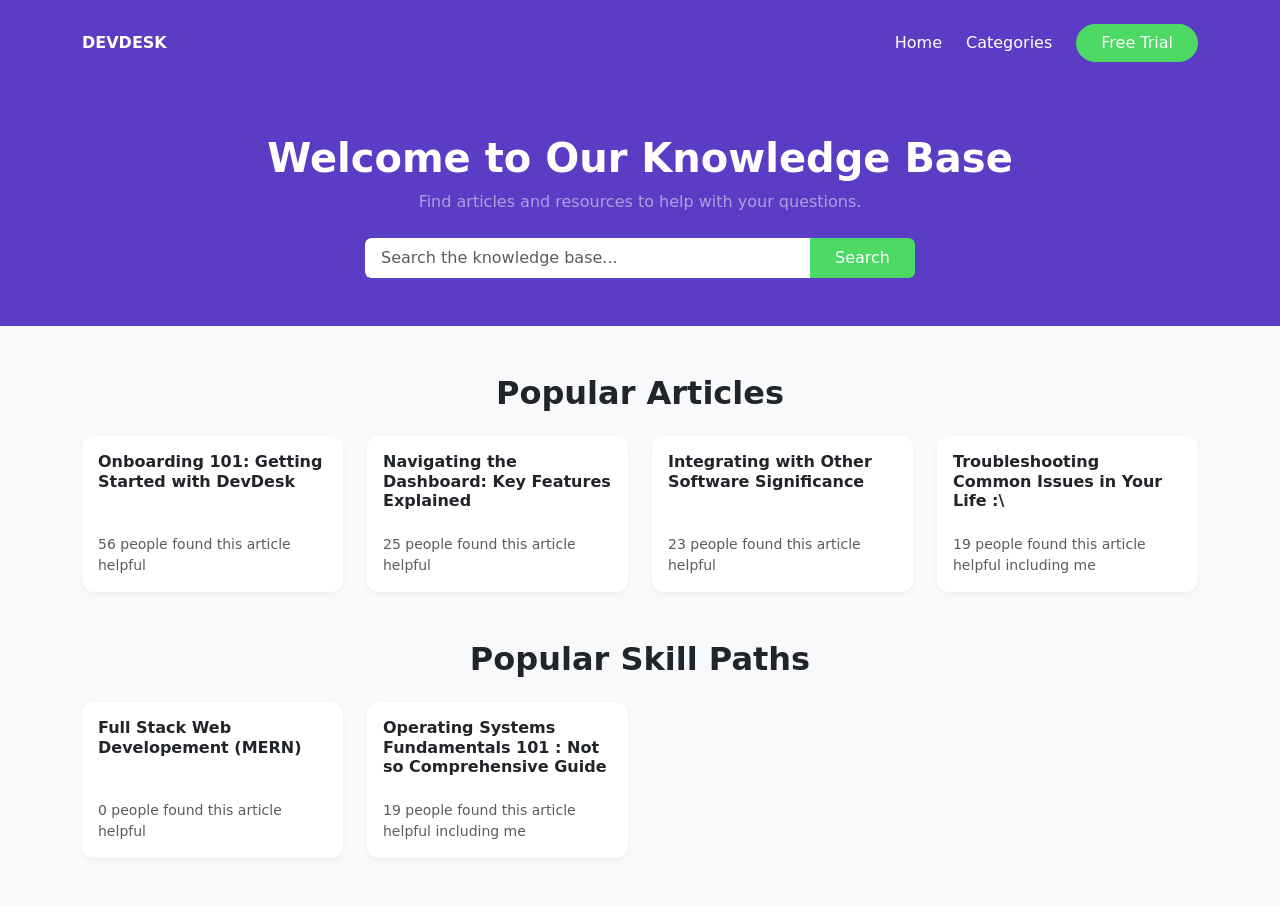
<file: 241859_codeFiles_L1/Home Task/index.html>
<!DOCTYPE html>
<html lang="en">
<head>
  <meta charset="UTF-8">
  <meta name="viewport" content="width=device-width, initial-scale=1.0">
  <title>DevDesk Knowledge Base</title>
  <link href="https://cdn.jsdelivr.net/npm/bootstrap@5.3.0/dist/css/bootstrap.min.css" rel="stylesheet">
  <link rel="stylesheet" href="style.css">
</head>
<body>

  <header class="hero-section text-white py-4">
    <div class="container">
      <nav class="d-flex align-items-center justify-content-between pb-5">
        <a class="navbar-brand fw-bold text-uppercase text-white" href="#">DevDesk</a>
        <div class="d-flex align-items-center gap-4">
          <a href="#" class="text-white text-decoration-none">Home</a>
          <a href="#" class="text-white text-decoration-none">Categories</a>
          <a href="#" class="btn btn-green rounded-pill px-4 text-white">Free Trial</a>
        </div>
      </nav>

      <div class="text-center py-4">
        <h1 class="fw-bold mb-2">Welcome to Our Knowledge Base</h1>
        <p class="text-white-50 mb-4">Find articles and resources to help with your questions.</p>
        
        <div class="search-box input-group mx-auto">
          <input type="text" class="form-control border-0 py-2 ps-3" placeholder="Search the knowledge base...">
          <button class="btn btn-green text-white px-4" type="button">Search</button>
        </div>
      </div>
    </div>
  </header>

  <main class="container my-5 text-center">
    <h2 class="fw-bold mb-4">Popular Articles</h2>

    <div class="row g-4 text-start">
      <div class="col-12 col-sm-6 col-lg-3">
        <div class="article-card p-3 d-flex flex-column justify-content-between h-100">
          <h6 class="fw-bold text-dark mb-4">Onboarding 101: Getting Started with DevDesk</h6>
          <div class="text-muted small">56 people found this article helpful</div>
        </div>
      </div>

      <div class="col-12 col-sm-6 col-lg-3">
        <div class="article-card p-3 d-flex flex-column justify-content-between h-100">
          <h6 class="fw-bold text-dark mb-4">Navigating the Dashboard: Key Features Explained</h6>
          <div class="text-muted small">25 people found this article helpful</div>
        </div>
      </div>

      <div class="col-12 col-sm-6 col-lg-3">
        <div class="article-card p-3 d-flex flex-column justify-content-between h-100">
          <h6 class="fw-bold text-dark mb-4">Integrating with Other Software Significance</h6>
          <div class="text-muted small">23 people found this article helpful</div>
        </div>
      </div>

      <div class="col-12 col-sm-6 col-lg-3">
        <div class="article-card p-3 d-flex flex-column justify-content-between h-100">
          <h6 class="fw-bold text-dark mb-4">Troubleshooting Common Issues in Your Life :\</h6>
          <div class="text-muted small">19 people found this article helpful including me</div>
        </div>
      </div>
    </div>
  </main>

  <main class="container my-5 text-center">
    <h2 class="fw-bold mb-4">Popular Skill Paths</h2>

    <div class="row g-4 text-start">
      <div class="col-12 col-sm-6 col-lg-3">
        <div class="article-card p-3 d-flex flex-column justify-content-between h-100">
          <h6 class="fw-bold text-dark mb-4">Full Stack Web Developement (MERN)</h6>
          <div class="text-muted small">0 people found this article helpful</div>
        </div>
      </div>

      <div class="col-12 col-sm-6 col-lg-3">
        <div class="article-card p-3 d-flex flex-column justify-content-between h-100">
          <h6 class="fw-bold text-dark mb-4">Operating Systems Fundamentals 101 : Not so Comprehensive Guide</h6>
          <div class="text-muted small">19 people found this article helpful including me</div>
        </div>
      </div>
    </div>
  </main>


</body>
</html>
</file>
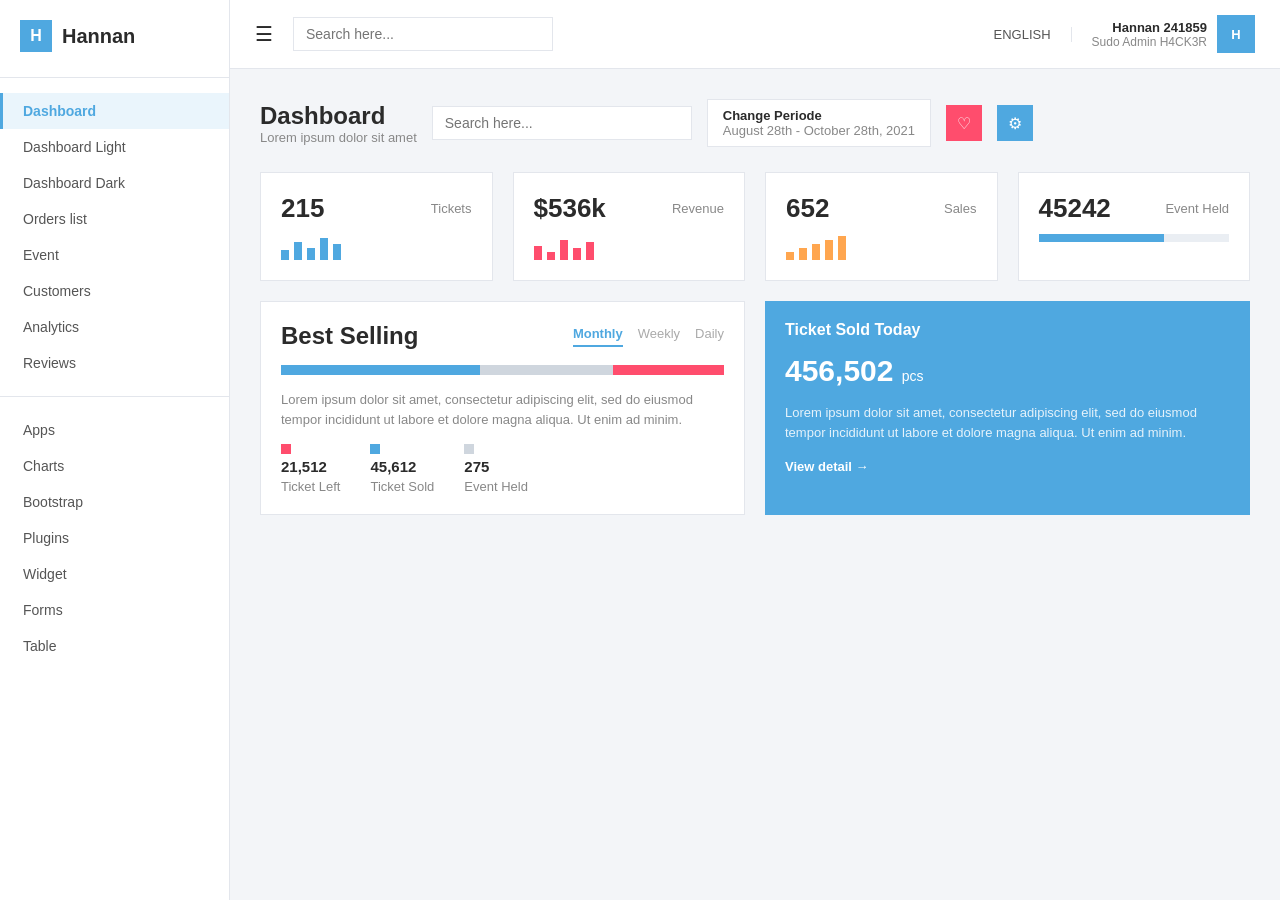
<file: 241859_codeFiles_L2/HomeTaskPage/index.html>
<!DOCTYPE html>
<html lang="en">
<head>
<meta charset="UTF-8">
<meta name="viewport" content="width=device-width, initial-scale=1.0">
<title>Hannan Dashboard</title>
<link rel="stylesheet" href="style.css">
</head>
<body>

  <div class="layout">

    <aside class="sidebar">
      <div class="logo">
        <span class="logo-box">H</span>
        <span class="logo-text">Hannan</span>
      </div>

      <ul class="nav-list">
        <li class="active">Dashboard</li>
        <li>Dashboard Light</li>
        <li>Dashboard Dark</li>
        <li>Orders list</li>
        <li>Event</li>
        <li>Customers</li>
        <li>Analytics</li>
        <li>Reviews</li>
      </ul>

      <ul class="nav-list nav-list-secondary">
        <li>Apps</li>
        <li>Charts</li>
        <li>Bootstrap</li>
        <li>Plugins</li>
        <li>Widget</li>
        <li>Forms</li>
        <li>Table</li>
      </ul>
    </aside>

    <div class="main">

      <header class="topbar">
        <span class="menu-icon">&#9776;</span>
        <input type="text" class="search-input" placeholder="Search here...">

        <div class="topbar-right">
          <span class="lang">ENGLISH</span>
          <div class="user">
            <div class="user-info">
              <span class="user-name">Hannan 241859</span>
              <span class="user-role">Sudo Admin H4CK3R</span>
            </div>
            <span class="avatar">H</span>
          </div>
        </div>
      </header>

      <main class="content">

        <div class="page-header">
          <div>
            <h1>Dashboard</h1>
            <p>Lorem ipsum dolor sit amet</p>
          </div>
          <input type="text" class="search-input" placeholder="Search here...">
          <div class="period-box">Change Periode<br><span>August 28th - October 28th, 2021</span></div>
          <span class="icon-btn icon-btn-pink">&#9825;</span>
          <span class="icon-btn icon-btn-blue">&#9881;</span>
        </div>

        <section class="stats-row">

          <div class="stat-card">
            <div class="stat-top">
              <span class="stat-number">215</span>
              <span class="stat-label">Tickets</span>
            </div>
            <div class="bar-chart">
              <span style="height:10px"></span>
              <span style="height:18px"></span>
              <span style="height:12px"></span>
              <span style="height:22px"></span>
              <span style="height:16px"></span>
            </div>
          </div>

          <div class="stat-card">
            <div class="stat-top">
              <span class="stat-number">$536k</span>
              <span class="stat-label">Revenue</span>
            </div>
            <div class="bar-chart bar-chart-pink">
              <span style="height:14px"></span>
              <span style="height:8px"></span>
              <span style="height:20px"></span>
              <span style="height:12px"></span>
              <span style="height:18px"></span>
            </div>
          </div>

          <div class="stat-card">
            <div class="stat-top">
              <span class="stat-number">652</span>
              <span class="stat-label">Sales</span>
            </div>
            <div class="bar-chart bar-chart-orange">
              <span style="height:8px"></span>
              <span style="height:12px"></span>
              <span style="height:16px"></span>
              <span style="height:20px"></span>
              <span style="height:24px"></span>
            </div>
          </div>

          <div class="stat-card">
            <div class="stat-top">
              <span class="stat-number">45242</span>
              <span class="stat-label">Event Held</span>
            </div>
            <div class="progress-track">
              <div class="progress-fill" style="width:66%"></div>
            </div>
          </div>

        </section>

        <section class="bottom-row">

          <div class="best-selling">
            <div class="best-selling-head">
              <h2>Best Selling</h2>
              <div class="tabs">
                <span class="tab active">Monthly</span>
                <span class="tab">Weekly</span>
                <span class="tab">Daily</span>
              </div>
            </div>

            <div class="split-bar">
              <div class="split-bar-fill split-blue" style="width:45%"></div>
              <div class="split-bar-fill split-gray" style="width:30%"></div>
              <div class="split-bar-fill split-pink" style="width:25%"></div>
            </div>

            <p class="lorem">Lorem ipsum dolor sit amet, consectetur adipiscing elit, sed do eiusmod tempor incididunt ut labore et dolore magna aliqua. Ut enim ad minim.</p>

            <div class="legend">
              <div class="legend-item">
                <span class="legend-dot dot-pink"></span>
                <span class="legend-value">21,512</span>
                <span class="legend-label">Ticket Left</span>
              </div>
              <div class="legend-item">
                <span class="legend-dot dot-blue"></span>
                <span class="legend-value">45,612</span>
                <span class="legend-label">Ticket Sold</span>
              </div>
              <div class="legend-item">
                <span class="legend-dot dot-gray"></span>
                <span class="legend-value">275</span>
                <span class="legend-label">Event Held</span>
              </div>
            </div>
          </div>

          <div class="ticket-sold">
            <h2>Ticket Sold Today</h2>
            <div class="ticket-number">456,502 <span>pcs</span></div>

            <p class="lorem light">Lorem ipsum dolor sit amet, consectetur adipiscing elit, sed do eiusmod tempor incididunt ut labore et dolore magna aliqua. Ut enim ad minim.</p>

            <a href="#" class="view-detail">View detail &#8594;</a>
          </div>

        </section>

      </main>
    </div>
  </div>

</body>
</html>
</file>
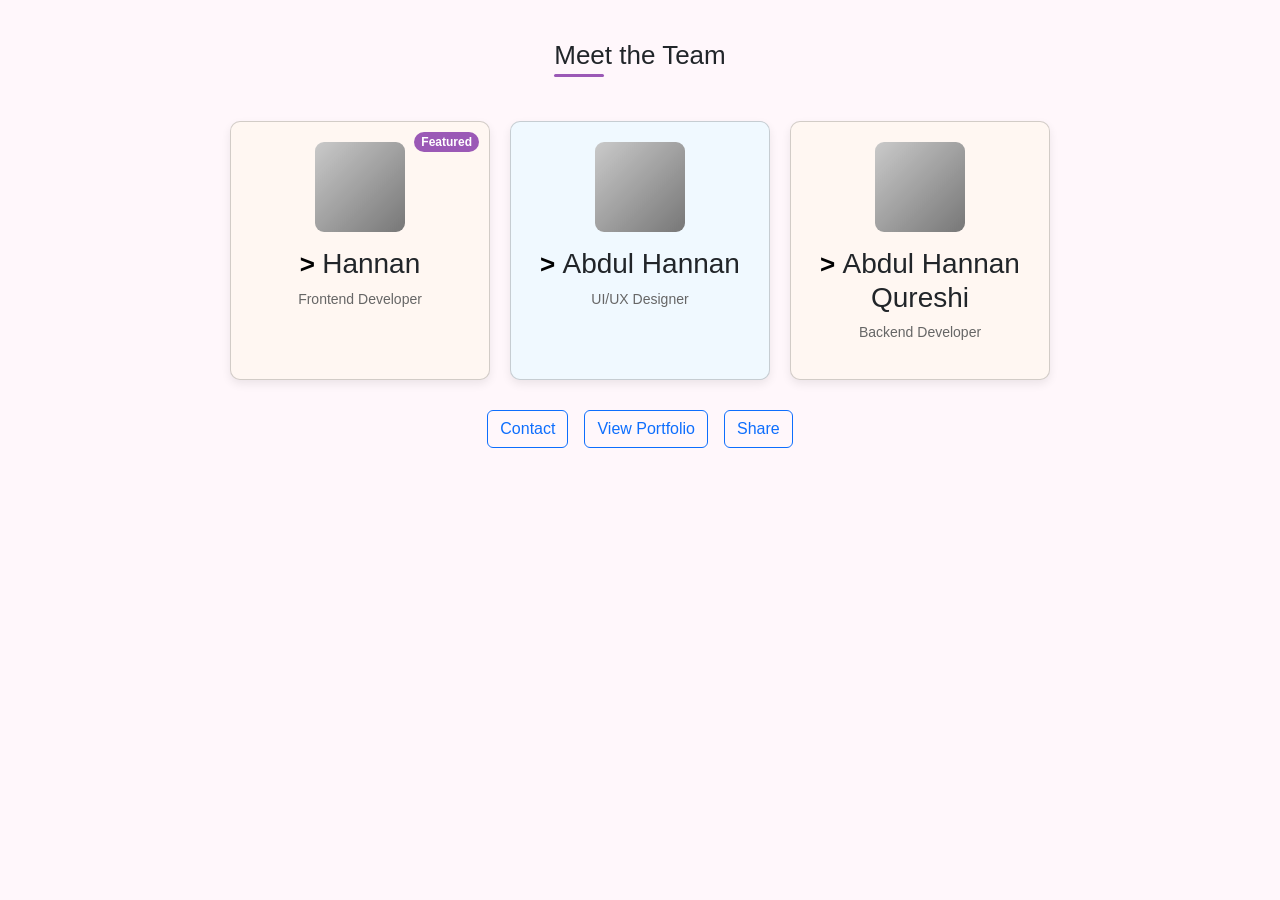
<file: 241859_codeFiles_L2/Lab2ManualTasks/index.html>
<!DOCTYPE html>
<html lang="en">
<head>
  <meta charset="UTF-8">
  <meta name="viewport" content="width=device-width, initial-scale=1.0">
  <title>Team Showcase</title>

  <link href="https://cdn.jsdelivr.net/npm/bootstrap@5.3.3/dist/css/bootstrap.min.css" rel="stylesheet">

  <link rel="stylesheet" href="style.css">
  
  
</head>
<body>

  <section class="team">

    <h2 class="team-title">Meet the Team</h2>

    <div class="card-row">

      <div class="card">
        <span class="badge">Featured</span>
        <div class="avatar"></div>
        <h3 class="member-name">Hannan</h3>
        <p class="role">Frontend Developer</p>
      </div>

      <div class="card">
        <div class="avatar"></div>
        <h3 class="member-name">Abdul Hannan</h3>
        <p class="role">UI/UX Designer</p>
      </div>

      <div class="card">
        <div class="avatar"></div>
        <h3 class="member-name">Abdul Hannan Qureshi</h3>
        <p class="role">Backend Developer</p>
      </div>

    </div>

    <div class="actions d-flex flex-wrap justify-content-center gap-3">
      <button class="btn btn-outline-primary">Contact</button>
      <button class="btn btn-outline-primary">View Portfolio</button>
      <button class="btn btn-outline-primary">Share</button>
    </div>

  </section>

</body>
</html>
</file>
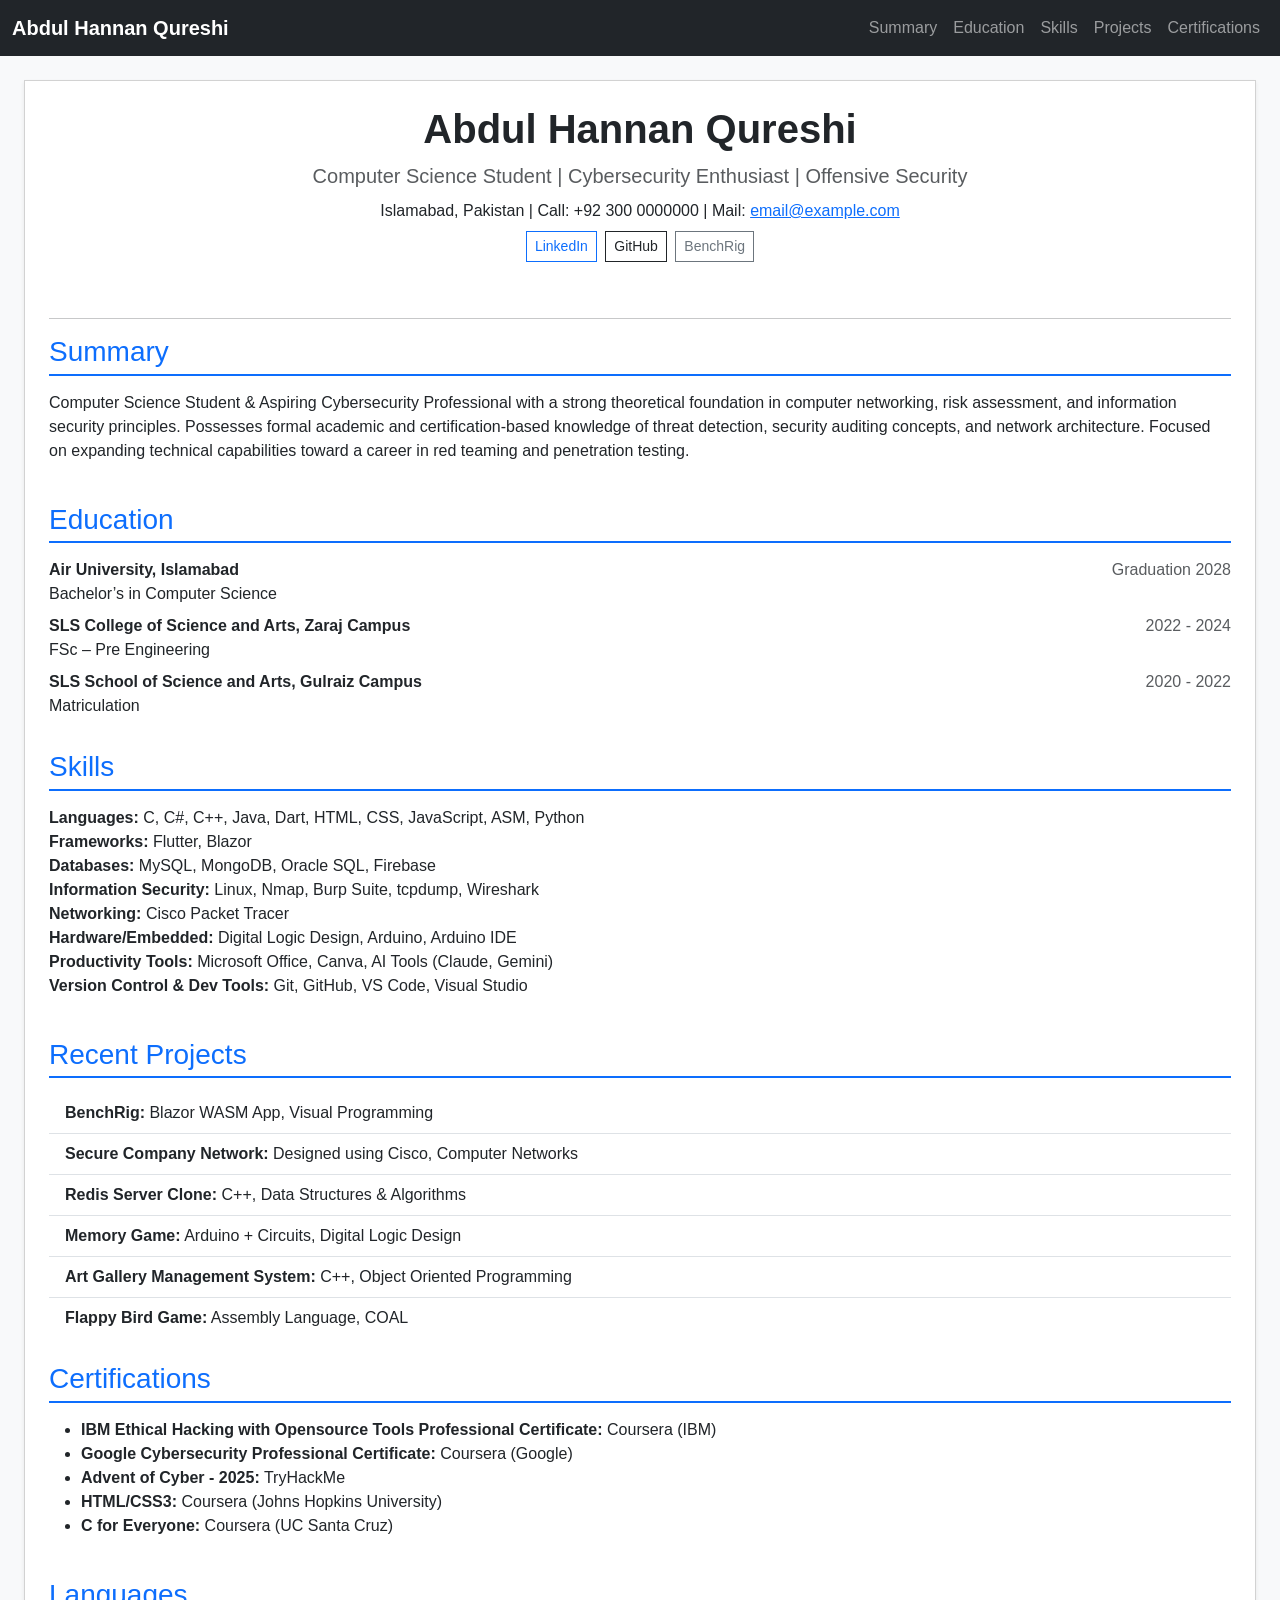
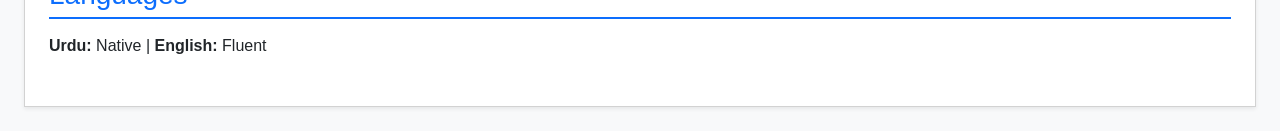
<file: 241859_codeFiles_L1/LabTask2.html>
<!DOCTYPE html>
<html lang="en">
<head>
    <meta charset="UTF-8">
    <meta name="viewport" content="width=device-width, initial-scale=1.0">
    <title>portfolio of 0xhannan</title>
    <link href="https://cdn.jsdelivr.net/npm/bootstrap@5.3.0/dist/css/bootstrap.min.css" rel="stylesheet">
    <style>
        body {
            background-color: #f8f9fa;
            font-family: Arial, sans-serif;
        }
        .section-title {
            border-bottom: 2px solid #0d6efd;
            padding-bottom: 5px;
            margin-bottom: 15px;
            color: #0d6efd;
        }
    </style>
</head>
<body>

    <nav class="navbar navbar-expand bg-dark navbar-dark">
        <div class="container-fluid">
            <a class="navbar-brand fw-bold" href="#">Abdul Hannan Qureshi</a>
            <div class="navbar-nav ms-auto">
                <a class="nav-link" href="#summary">Summary</a>
                <a class="nav-link" href="#education">Education</a>
                <a class="nav-link" href="#skills">Skills</a>
                <a class="nav-link" href="#projects">Projects</a>
                <a class="nav-link" href="#certifications">Certifications</a>
            </div>
        </div>
    </nav>

    <div class="container-fluid py-4 px-4">
        <div class="card rounded-0 shadow-sm p-4">
            
            <header class="text-center mb-4">
                <h1 class="fw-bold">Abdul Hannan Qureshi</h1>
                <p class="lead text-muted mb-2">Computer Science Student | Cybersecurity Enthusiast | Offensive Security</p>
                <p class="mb-2">
                     Islamabad, Pakistan | Call: +92 300 0000000 | Mail: <a href="mailto:email@example.com">email@example.com</a>
                </p>
                <p>
                    <a href="https://linkedin.com/in/sudohannan" target="_blank" class="btn btn-sm btn-outline-primary me-1 rounded-0">LinkedIn</a>
                    <a href="https://github.com/codeHannan" target="_blank" class="btn btn-sm btn-outline-dark me-1 rounded-0">GitHub</a>
                    <a href="http://benchrig.systems" target="_blank" class="btn btn-sm btn-outline-secondary rounded-0">BenchRig</a>
                </p>
            </header>

            <hr>

            <section id="summary" class="mb-4">
                <h3 class="section-title">Summary</h3>
                <p>
                    Computer Science Student & Aspiring Cybersecurity Professional with a strong theoretical foundation in computer networking, risk assessment, and information security principles. Possesses formal academic and certification-based knowledge of threat detection, security auditing concepts, and network architecture. Focused on expanding technical capabilities toward a career in red teaming and penetration testing.
                </p>
            </section>

            <section id="education" class="mb-4">
                <h3 class="section-title">Education</h3>
                
                <div class="mb-2">
                    <div class="d-flex justify-content-between">
                        <strong>Air University, Islamabad</strong>
                        <span class="text-muted">Graduation 2028</span>
                    </div>
                    <p class="mb-1">Bachelor’s in Computer Science</p>
                </div>

                <div class="mb-2">
                    <div class="d-flex justify-content-between">
                        <strong>SLS College of Science and Arts, Zaraj Campus</strong>
                        <span class="text-muted">2022 - 2024</span>
                    </div>
                    <p class="mb-1">FSc – Pre Engineering</p>
                </div>

                <div class="mb-2">
                    <div class="d-flex justify-content-between">
                        <strong>SLS School of Science and Arts, Gulraiz Campus</strong>
                        <span class="text-muted">2020 - 2022</span>
                    </div>
                    <p class="mb-1">Matriculation</p>
                </div>
            </section>

            <section id="skills" class="mb-4">
                <h3 class="section-title">Skills</h3>
                <ul class="list-unstyled">
                    <li><strong>Languages:</strong> C, C#, C++, Java, Dart, HTML, CSS, JavaScript, ASM, Python</li>
                    <li><strong>Frameworks:</strong> Flutter, Blazor</li>
                    <li><strong>Databases:</strong> MySQL, MongoDB, Oracle SQL, Firebase</li>
                    <li><strong>Information Security:</strong> Linux, Nmap, Burp Suite, tcpdump, Wireshark</li>
                    <li><strong>Networking:</strong> Cisco Packet Tracer</li>
                    <li><strong>Hardware/Embedded:</strong> Digital Logic Design, Arduino, Arduino IDE</li>
                    <li><strong>Productivity Tools:</strong> Microsoft Office, Canva, AI Tools (Claude, Gemini)</li>
                    <li><strong>Version Control & Dev Tools:</strong> Git, GitHub, VS Code, Visual Studio</li>
                </ul>
            </section>

            <section id="projects" class="mb-4">
                <h3 class="section-title">Recent Projects</h3>
                <ul class="list-group list-group-flush rounded-0">
                    <li class="list-group-item"><strong>BenchRig:</strong> Blazor WASM App, Visual Programming</li>
                    <li class="list-group-item"><strong>Secure Company Network:</strong> Designed using Cisco, Computer Networks</li>
                    <li class="list-group-item"><strong>Redis Server Clone:</strong> C++, Data Structures & Algorithms</li>
                    <li class="list-group-item"><strong>Memory Game:</strong> Arduino + Circuits, Digital Logic Design</li>
                    <li class="list-group-item"><strong>Art Gallery Management System:</strong> C++, Object Oriented Programming</li>
                    <li class="list-group-item"><strong>Flappy Bird Game:</strong> Assembly Language, COAL</li>
                </ul>
            </section>

            <section id="certifications" class="mb-4">
                <h3 class="section-title">Certifications</h3>
                <ul>
                    <li><strong>IBM Ethical Hacking with Opensource Tools Professional Certificate:</strong> Coursera (IBM)</li>
                    <li><strong>Google Cybersecurity Professional Certificate:</strong> Coursera (Google)</li>
                    <li><strong>Advent of Cyber - 2025:</strong> TryHackMe</li>
                    <li><strong>HTML/CSS3:</strong> Coursera (Johns Hopkins University)</li>
                    <li><strong>C for Everyone:</strong> Coursera (UC Santa Cruz)</li>
                </ul>
            </section>

            <section class="mb-2">
                <h3 class="section-title">Languages</h3>
                <p><strong>Urdu:</strong> Native | <strong>English:</strong> Fluent</p>
            </section>

        </div>
    </div>

</body>
</html>
</file>
<file: 241859_codeFiles_L1/Home Task/style.css>
body {
  background-color: #f8f9fa;
}

.hero-section {
  background: #5b3cc4;
}

.btn-green {
  background-color: #4cd964;
  border-color: #4cd964;
}

.btn-green:hover {
  background-color: #42be57;
  border-color: #42be57;
}

.search-box {
  max-width: 550px;
  border-radius: 6px;
  overflow: hidden;
}

.search-box input:focus {
  box-shadow: none;
}

.article-card {
  background-color: #ffffff;
  border-radius: 12px;
  box-shadow: 0 2px 5px rgba(0, 0, 0, 0.05);
}

.article-card:hover {
  box-shadow: 0 4px 12px rgba(0, 0, 0, 0.12);
}
</file>
<file: 241859_codeFiles_L2/HomeTaskPage/style.css>
* {
  margin: 0;
  padding: 0;
  box-sizing: border-box;
  font-family: Arial, sans-serif;
  border-radius: 0;
}

body {
  background: #f3f5f8;
  color: #2b2b2b;
}

.layout {
  display: flex;
  min-height: 100vh;
}

.sidebar {
  width: 230px;
  background: #ffffff;
  border-right: 1px solid #e3e6ec;
  padding: 20px 0;
  flex-shrink: 0;
}

.logo {
  display: flex;
  align-items: center;
  gap: 10px;
  padding: 0 20px 25px 20px;
  border-bottom: 1px solid #e3e6ec;
  margin-bottom: 15px;
}

.logo-box {
  background: #4fa8e0;
  color: #fff;
  font-weight: bold;
  width: 32px;
  height: 32px;
  display: flex;
  align-items: center;
  justify-content: center;
}

.logo-text {
  font-size: 20px;
  font-weight: bold;
}

.nav-list {
  list-style: none;
}

.nav-list li {
  padding: 10px 20px;
  font-size: 14px;
  color: #555;
  border-left: 3px solid transparent;
  cursor: pointer;
}

.nav-list li:hover {
  background: #f3f5f8;
}

.nav-list li.active {
  color: #4fa8e0;
  font-weight: bold;
  border-left: 3px solid #4fa8e0;
  background: #eaf5fc;
}

.nav-list-secondary {
  margin-top: 15px;
  padding-top: 15px;
  border-top: 1px solid #e3e6ec;
}

.main {
  flex: 1;
  display: flex;
  flex-direction: column;
}

.topbar {
  display: flex;
  align-items: center;
  gap: 20px;
  background: #fff;
  border-bottom: 1px solid #e3e6ec;
  padding: 15px 25px;
}

.menu-icon {
  font-size: 20px;
  cursor: pointer;
}

.search-input {
  border: 1px solid #e3e6ec;
  padding: 8px 12px;
  font-size: 14px;
  width: 260px;
}

.topbar-right {
  margin-left: auto;
  display: flex;
  align-items: center;
  gap: 20px;
}

.icon {
  font-size: 16px;
  margin-right: 20px;
}

.lang {
  font-size: 13px;
  color: #555;
  border-right: 1px solid #e3e6ec;
  padding-right: 20px;
}

.user {
  display: flex;
  align-items: center;
  gap: 10px;
}

.user-info {
  display: flex;
  flex-direction: column;
  text-align: right;
}

.user-name {
  font-size: 13px;
  font-weight: bold;
}

.user-role {
  font-size: 12px;
  color: #888;
}

.avatar {
  width: 38px;
  height: 38px;
  background: #4fa8e0;
  color: #fff;
  font-size: 13px;
  font-weight: bold;
  display: flex;
  align-items: center;
  justify-content: center;
}

.content {
  padding: 30px;
}

.page-header {
  display: flex;
  align-items: center;
  flex-wrap: wrap;
  gap: 15px;
  margin-bottom: 25px;
}

.page-header h1 {
  font-size: 24px;
}

.page-header p {
  font-size: 13px;
  color: #888;
}

.period-box {
  border: 1px solid #e3e6ec;
  background: #fff;
  padding: 8px 15px;
  font-size: 13px;
  font-weight: bold;
}

.period-box span {
  font-weight: normal;
  color: #888;
}

.icon-btn {
  width: 36px;
  height: 36px;
  display: flex;
  align-items: center;
  justify-content: center;
  color: #fff;
  cursor: pointer;
}

.icon-btn-pink {
  background: #ff4d6d;
}

.icon-btn-blue {
  background: #4fa8e0;
}

.stats-row {
  display: flex;
  flex-wrap: wrap;
  gap: 20px;
  margin-bottom: 20px;
}

.stat-card {
  flex: 1 1 200px;
  background: #fff;
  border: 1px solid #e3e6ec;
  padding: 20px;
}

.stat-top {
  display: flex;
  justify-content: space-between;
  align-items: center;
  margin-bottom: 10px;
}

.stat-number {
  font-size: 26px;
  font-weight: bold;
}

.stat-label {
  font-size: 13px;
  color: #888;
}

.bar-chart {
  display: flex;
  align-items: flex-end;
  gap: 5px;
  height: 26px;
}

.bar-chart span {
  width: 8px;
  background: #4fa8e0;
}

.bar-chart-pink span {
  background: #ff4d6d;
}

.bar-chart-orange span {
  background: #ffa64f;
}

.progress-track {
  background: #eaeef3;
  height: 8px;
  width: 100%;
}

.progress-fill {
  background: #4fa8e0;
  height: 100%;
}

.bottom-row {
  display: flex;
  flex-wrap: wrap;
  gap: 20px;
}

.best-selling,
.ticket-sold {
  flex: 1 1 380px;
  padding: 20px;
}

.best-selling {
  background: #fff;
  border: 1px solid #e3e6ec;
}

.best-selling-head {
  display: flex;
  justify-content: space-between;
  align-items: center;
  margin-bottom: 15px;
}

.tabs {
  display: flex;
  font-size: 13px;
  color: #aaa;
}

.tabs span {
  margin-left: 15px;
}

.tabs span:first-child {
  margin-left: 0;
}

.tab.active {
  color: #4fa8e0;
  font-weight: bold;
  border-bottom: 2px solid #4fa8e0;
  padding-bottom: 4px;
}

.split-bar {
  display: flex;
  height: 10px;
  width: 100%;
  margin-bottom: 15px;
}

.split-blue {
  background: #4fa8e0;
}

.split-gray {
  background: #cfd6de;
}

.split-pink {
  background: #ff4d6d;
}

.lorem {
  font-size: 13px;
  color: #888;
  line-height: 1.5;
  margin-bottom: 15px;
}

.lorem.light {
  color: rgba(255, 255, 255, 0.85);
}

.legend {
  display: flex;
  flex-wrap: wrap;
}

.legend-item {
  display: flex;
  flex-direction: column;
  gap: 4px;
  font-size: 13px;
  margin-right: 30px;
}

.legend-item:last-child {
  margin-right: 0;
}

.legend-dot {
  width: 10px;
  height: 10px;
}

.dot-pink {
  background: #ff4d6d;
}

.dot-blue {
  background: #4fa8e0;
}

.dot-gray {
  background: #cfd6de;
}

.legend-value {
  font-weight: bold;
  font-size: 15px;
}

.legend-label {
  color: #888;
}

.ticket-sold {
  background: #4fa8e0;
  color: #fff;
}

.ticket-sold h2 {
  font-size: 16px;
  margin-bottom: 15px;
}

.ticket-number {
  font-size: 30px;
  font-weight: bold;
  margin-bottom: 15px;
}

.ticket-number span {
  font-size: 14px;
  font-weight: normal;
}

.view-detail {
  color: #fff;
  font-size: 13px;
  font-weight: bold;
  text-decoration: none;
}
</file>
<file: 241859_codeFiles_L2/Lab2ManualTasks/style.css>
* {
  margin: 0;
  padding: 0;
  box-sizing: border-box;
  font-family: Arial, sans-serif;
}

body {
  background: #fff7fb;
  padding: 40px 20px;
}

.team {
  max-width: 900px;
  margin: 0 auto;
  text-align: center;
}

.team-title {
  position: relative;
  display: inline-block;
  margin-bottom: 50px;
  font-size: 26px;
}

.team-title::after {
  content: "";
  position: absolute;
  left: 0;
  bottom: -6px;
  height: 3px;
  width: 50px;
  background: #9b59b6;
  border-radius: 10px;
}

.card-row {
  display: flex;
  flex-wrap: wrap;
  justify-content: center;
  gap: 20px;
  margin-bottom: 30px;
}

.card {
  position: relative;
  flex: 1 1 220px;
  max-width: 260px;
  background: #fff;
  border-radius: 10px;
  padding: 20px;
  text-align: center;
  box-shadow: 0 4px 10px rgba(0, 0, 0, 0.08);
  transition: box-shadow 0.3s ease;
}

.card:hover {
  box-shadow: 0 8px 18px rgba(0, 0, 0, 0.15);
}

.card:nth-child(odd) {
  background: #fff7f2;
}

.card:nth-child(even) {
  background: #f0f9ff;
}

.badge {
  position: absolute;
  top: 10px;
  right: 10px;
  background: #9b59b6;
  color: #fff;
  font-size: 12px;
  padding: 4px 7px;
  border-radius: 10px;
}

.avatar {
  width: 90px;
  height: 90px;
  border-radius: 10%;
  background: linear-gradient(135deg, #ffb7e6, #ff5A06);
  margin: 0 auto 15px auto;
  filter: grayscale(100%);
  transition: filter 0.3s ease;
}

.avatar:hover {
  filter: grayscale(0%);
}

.member-name::before {
  content: ">  "; 
  color: #000000;
  font-size: 26px;
  font-weight: 900;
}

.role {
  color: #666;
  font-size: 14px;
}

.actions {
  margin-top: 10px;
}
</file>
